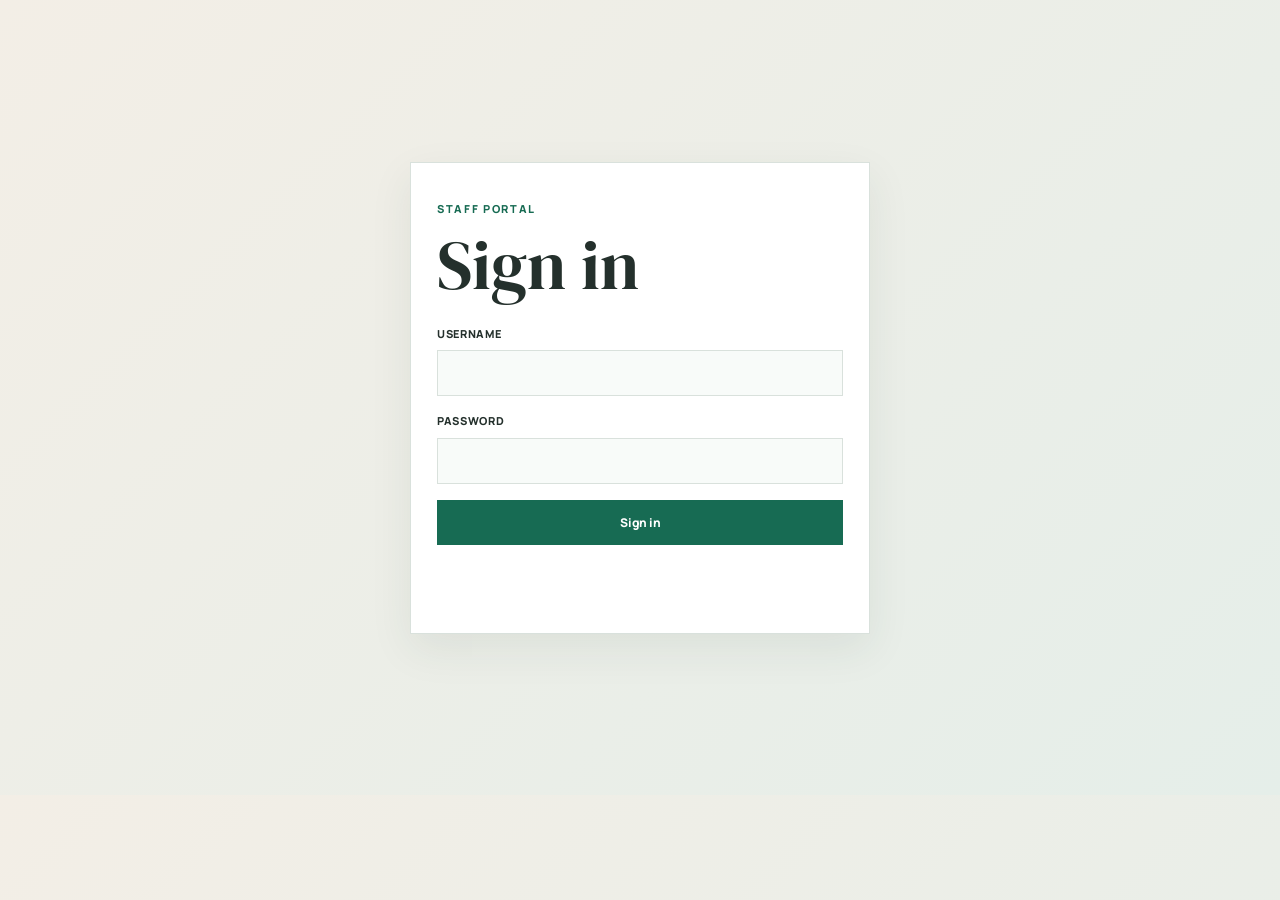
<file: academic-service/web/index.html>
<!doctype html>
<html lang="en">
<head>
  <meta charset="utf-8">
  <meta name="viewport" content="width=device-width, initial-scale=1">
  <title>Staff portal</title>
  <link rel="stylesheet" href="static/portal.css">
</head>
<body>
  <main class="app">
    <section class="panel" id="login" style="max-width:460px;margin:8vh auto">
      <p class="kicker">Staff portal</p>
      <h1>Sign in</h1>
      <form id="login-form">
        <label>Username<input name="username" required></label>
        <label>Password<input name="password" type="password" required></label>
        <button>Sign in</button>
        <p id="status" class="status"></p>
      </form>
    </section>
  </main>
  <script>
    const PORTAL_URLS = {
      teacher: 'teacher/dashboard.html',
      hod: 'hod/dashboard.html',
      academic_admin: 'admin/',
      super_admin: 'admin/',
      finance_admin: '/admin/',
      registrar: '/students.html'
    };
    document.querySelector('#login-form').addEventListener('submit', async event => {
      event.preventDefault();
      const status = document.querySelector('#status');
      status.textContent = 'Signing in...';
      try {
        const response = await fetch('/api/auth/login', {
          method: 'POST',
          headers: { 'Content-Type': 'application/json' },
          body: JSON.stringify(Object.fromEntries(new FormData(event.target)))
        });
        if (!response.ok) throw new Error(await response.text());
        const { token, role } = await response.json();
        localStorage.setItem('staff_token', token);
        sessionStorage.setItem('staff_token', token);
        localStorage.setItem('staff_role', role);
        sessionStorage.setItem('staff_role', role);
        const destination = PORTAL_URLS[role];
        if (!destination) throw new Error(`No workspace is configured for the "${role}" role.`);
        location.href = destination;
      } catch (error) {
        status.textContent = error.message;
      }
    });
  </script>
</body>
</html>
</file>
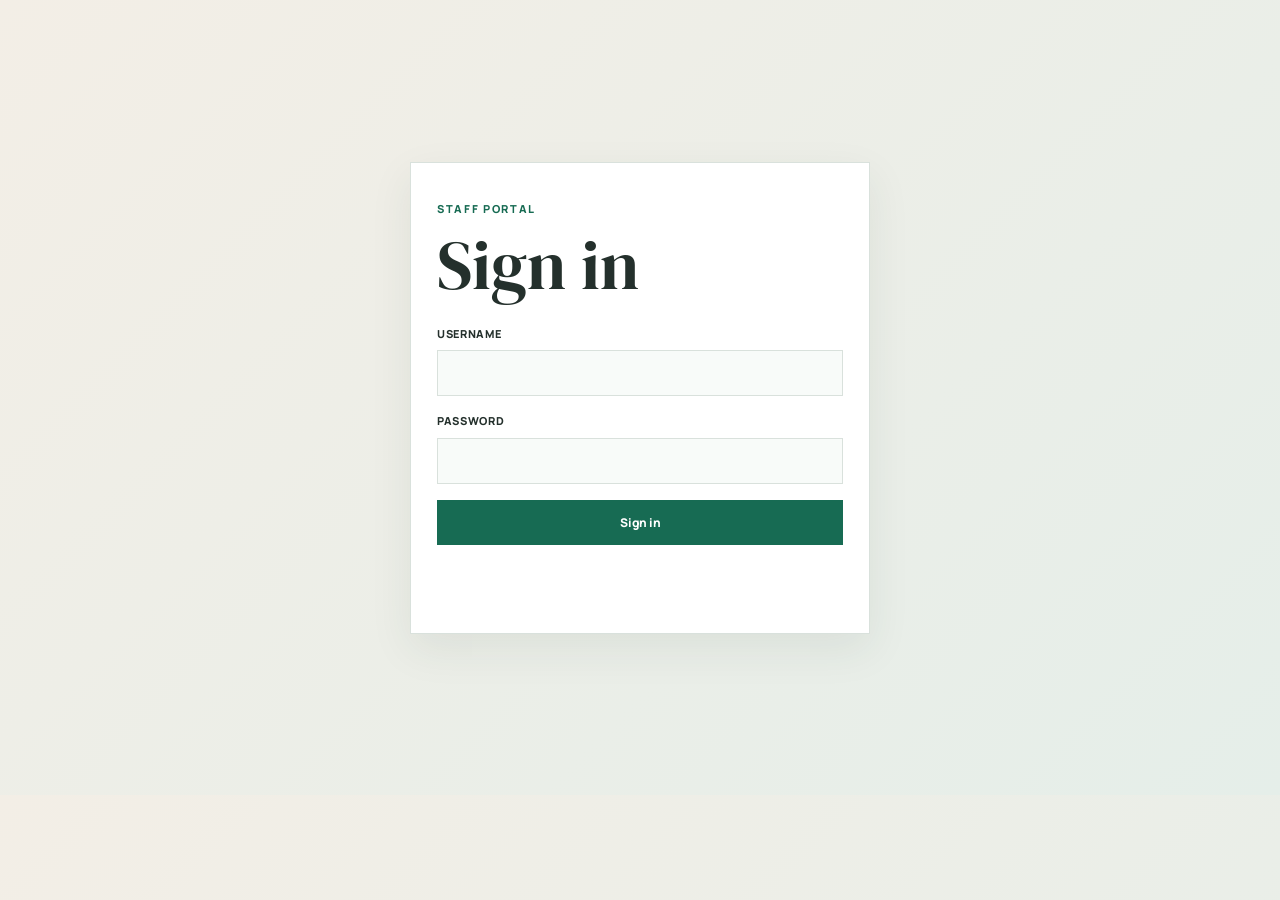
<file: academic-service/web/admin/index.html>
<!doctype html>
<html lang="en">
<head>
  <meta charset="utf-8">
  <meta name="viewport" content="width=device-width, initial-scale=1">
  <title>Academic administration</title>
  <link rel="stylesheet" href="../static/portal.css">
</head>
<body>
  <main class="app">
    <section id="workspace" hidden>
      <header class="top">
        <h1>Academic administration</h1>
        <button id="logout" class="quiet">Sign out</button>
      </header>
      <div class="grid">
        <article class="panel">
          <h2>Department</h2>
          <form data-path="departments"><input name="name" placeholder="Name" required><button>Create</button></form>
        </article>
        <article class="panel">
          <h2>Course level</h2>
          <form data-path="levels"><input name="name" placeholder="Name" required><input name="total_terms" type="number" min="1" placeholder="Terms" required><button>Create</button></form>
        </article>
        <article class="panel">
          <h2>Course</h2>
          <form data-path="courses"><input name="name" placeholder="Name" required><input name="level_id" type="number" placeholder="Level ID" required><input name="department_id" type="number" placeholder="Department ID"><button>Create</button></form>
        </article>
        <article class="panel">
          <h2>Academic year</h2>
          <form data-path="years"><input name="year_label" placeholder="2026/2027" required><input name="start_date" type="date" required><input name="end_date" type="date" required><button>Create</button></form>
        </article>
        <article class="panel">
          <h2>Term</h2>
          <form data-path="terms"><input name="academic_year_id" type="number" placeholder="Year ID" required><input name="term_number" type="number" min="1" max="3" placeholder="Term" required><input name="name" placeholder="Term name" required><input name="starts_on" type="date" required><input name="ends_on" type="date" required><button>Create</button></form>
        </article>
        <article class="panel">
          <h2>Staff user</h2>
          <form data-path="staff"><input name="name" placeholder="Name" required><input name="username" placeholder="Username" required><input name="password" type="password" minlength="8" placeholder="Temporary password" required><select name="role"><option>teacher</option><option>hod</option><option>registrar</option><option>academic_admin</option><option>finance_admin</option><option>super_admin</option></select><input name="department_id" type="number" placeholder="Department ID"><button>Create</button></form>
        </article>
        <article class="panel">
          <h2>Subject</h2>
          <form id="subject-form"><input name="name" placeholder="Subject name" required><input name="code" placeholder="Subject code"><input name="department_id" type="number" placeholder="Department ID"><button>Create subject</button></form>
        </article>
        <article class="panel">
          <h2>Class offering</h2>
          <form id="class-form" data-path="classes"><input id="class-course" name="course_id" required><input id="class-term" name="academic_term_id" required><input name="name" placeholder="Class name" required><input name="capacity" type="number" min="1" placeholder="Capacity"><button>Create class</button></form>
        </article>
        <article class="panel">
          <h2>Class subject</h2>
          <form id="class-subject-form"><select id="class-subject-class" name="class_offering_id" required></select><select id="class-subject-subject" name="subject_id" required></select><select id="class-subject-teacher" name="teacher_id"></select><button>Add subject</button></form>
        </article>
        <article class="panel">
          <h2>Enroll student for a term</h2>
          <input id="student-search" placeholder="Search student by name or admission no." style="margin-bottom:8px;">
          <div id="student-search-results" style="margin-bottom:10px;"></div>
          <form id="enroll-form">
            <input name="student_id" type="number" placeholder="Student ID" required>
            <select id="enroll-term" name="academic_term_id" required></select>
            <select id="enroll-class" name="class_offering_id"></select>
            <button>Enroll</button>
          </form>
        </article>
        <article class="panel wide">
          <h2>Staff accounts</h2>
          <div class="table-wrap"><table id="staff-table"><thead><tr><th>ID</th><th>Name</th><th>Email</th><th>Role</th><th>Department</th><th>Status</th><th>Actions</th></tr></thead><tbody></tbody></table></div>
        </article>
        <article class="panel wide">
          <h2>Class offerings</h2>
          <div class="table-wrap"><table id="classes-table"><thead><tr><th>ID</th><th>Name</th><th>Course ID</th><th>Term ID</th><th>Capacity</th><th>Subjects</th></tr></thead><tbody></tbody></table></div>
        </article>
        <article class="panel wide">
          <h2>Class subject assignments</h2>
          <div class="table-wrap"><table id="class-subjects-table"><thead><tr><th>ID</th><th>Subject ID</th><th>Teacher</th></tr></thead><tbody></tbody></table></div>
        </article>
      </div>
      <p id="message" class="status"></p>
    </section>
  </main>
  <script src="index.js"></script>
</body>
</html>
</file>
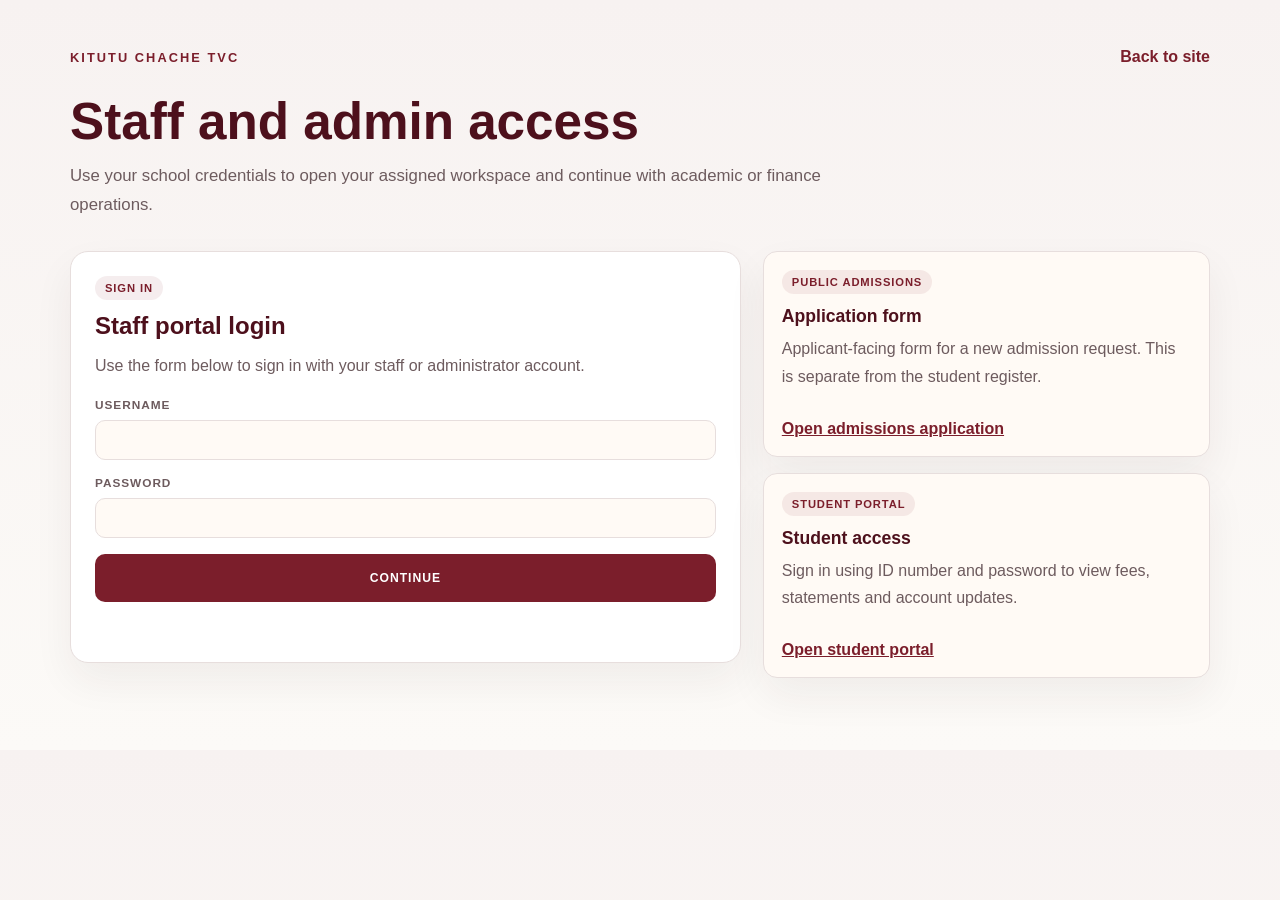
<file: web/staff-login.html>
<!doctype html>
<html lang="en">
  <head>
    <meta charset="utf-8" />
    <meta name="viewport" content="width=device-width,initial-scale=1" />
    <title>Staff and Admin Portal</title>
    <style>
      :root {
        --ink: #2b1a1c;
        --muted: #6d5b5e;
        --purple: #7b1e2b;
        --deep: #4d101c;
        --paper: #fcfaf7;
        --line: #e7dedd;
        --lime: #b8c987;
      }
      * { box-sizing: border-box; }
      body {
        margin: 0;
        font-family: Manrope, Arial, sans-serif;
        background: linear-gradient(180deg, #f7f2f1 0%, #fcfaf7 100%);
        color: var(--ink);
      }
      .wrap {
        max-width: 1180px;
        margin: 0 auto;
        padding: 48px 20px 72px;
      }
      .topbar {
        display: flex;
        justify-content: space-between;
        align-items: center;
        gap: 16px;
        margin-bottom: 28px;
      }
      .brand {
        font-weight: 800;
        font-size: 0.8rem;
        letter-spacing: 0.16em;
        text-transform: uppercase;
        color: var(--purple);
      }
      .home {
        color: var(--purple);
        text-decoration: none;
        font-weight: 700;
      }
      h1 {
        margin: 0 0 12px;
        font-size: clamp(2.3rem, 4vw, 3.4rem);
        line-height: 1.1;
        color: var(--deep);
      }
      .subtitle {
        max-width: 760px;
        color: var(--muted);
        font-size: 1.05rem;
        margin: 0 0 32px;
        line-height: 1.7;
      }
      .grid {
        display: grid;
        grid-template-columns: 1.2fr 0.8fr;
        gap: 22px;
        align-items: start;
      }
      .card {
        background: #fff;
        border: 1px solid var(--line);
        border-radius: 18px;
        box-shadow: 0 18px 40px rgba(43, 26, 28, 0.06);
        padding: 24px;
      }
      .eyebrow {
        display: inline-block;
        padding: 6px 10px;
        background: rgba(123, 30, 43, 0.08);
        border-radius: 999px;
        color: var(--purple);
        font-size: 0.7rem;
        font-weight: 800;
        letter-spacing: 0.08em;
        text-transform: uppercase;
        margin-bottom: 12px;
      }
      h2 {
        margin: 0 0 12px;
        font-size: 1.5rem;
        color: var(--deep);
      }
      p {
        margin: 0 0 18px;
        color: var(--muted);
        line-height: 1.7;
      }
      form {
        display: grid;
        gap: 16px;
      }
      label {
        display: grid;
        gap: 8px;
        font-size: 0.74rem;
        font-weight: 800;
        letter-spacing: 0.08em;
        text-transform: uppercase;
        color: var(--muted);
      }
      input {
        width: 100%;
        padding: 12px 14px;
        border: 1px solid var(--line);
        background: #fffaf5;
        border-radius: 10px;
        font: inherit;
        color: var(--ink);
      }
      .button {
        display: inline-flex;
        align-items: center;
        justify-content: center;
        min-height: 48px;
        background: var(--purple);
        color: #fff;
        border: none;
        border-radius: 10px;
        padding: 0 18px;
        font: 800 0.76rem Manrope, Arial, sans-serif;
        letter-spacing: 0.08em;
        text-transform: uppercase;
        cursor: pointer;
      }
      .button.secondary {
        background: transparent;
        color: var(--deep);
        border: 1px solid var(--line);
      }
      .status {
        min-height: 20px;
        margin: 0;
        color: var(--purple);
        font-size: 0.92rem;
      }
      .links {
        display: grid;
        gap: 16px;
      }
      .route-card {
        border: 1px solid var(--line);
        border-radius: 14px;
        background: #fffaf5;
        padding: 18px;
      }
      .route-card h3 {
        margin: 0 0 8px;
        font-size: 1.1rem;
        color: var(--deep);
      }
      .route-card a {
        display: inline-block;
        margin-top: 12px;
        color: var(--purple);
        font-weight: 800;
      }
      @media (max-width: 800px) {
        .grid { grid-template-columns: 1fr; }
      }
    </style>
  </head>
  <body>
    <main class="wrap">
      <div class="topbar">
        <div class="brand">Kitutu Chache TVC</div>
        <a class="home" href="/">Back to site</a>
      </div>

      <h1>Staff and admin access</h1>
      <p class="subtitle">Use your school credentials to open your assigned workspace and continue with academic or finance operations.</p>

      <div class="grid">
        <section class="card">
          <div class="eyebrow">Sign in</div>
          <h2>Staff portal login</h2>
          <p>Use the form below to sign in with your staff or administrator account.</p>
          <form id="staff-login-form">
            <label>Username<input name="username" autocomplete="username" required></label>
            <label>Password<input name="password" type="password" autocomplete="current-password" required></label>
            <button class="button" type="submit">Continue</button>
            <p id="login-status" class="status" role="status"></p>
          </form>
        </section>

        <aside class="links">
          <section class="card route-card">
            <div class="eyebrow">Public admissions</div>
            <h3>Application form</h3>
            <p>Applicant-facing form for a new admission request. This is separate from the student register.</p>
            <a href="/intake-form.html">Open admissions application</a>
          </section>

          <section class="card route-card">
            <div class="eyebrow">Student portal</div>
            <h3>Student access</h3>
            <p>Sign in using ID number and password to view fees, statements and account updates.</p>
            <a href="/portal/">Open student portal</a>
          </section>
        </aside>
      </div>
    </main>

    <script src="assets/staff-login.js"></script>
  </body>
</html>
</file>
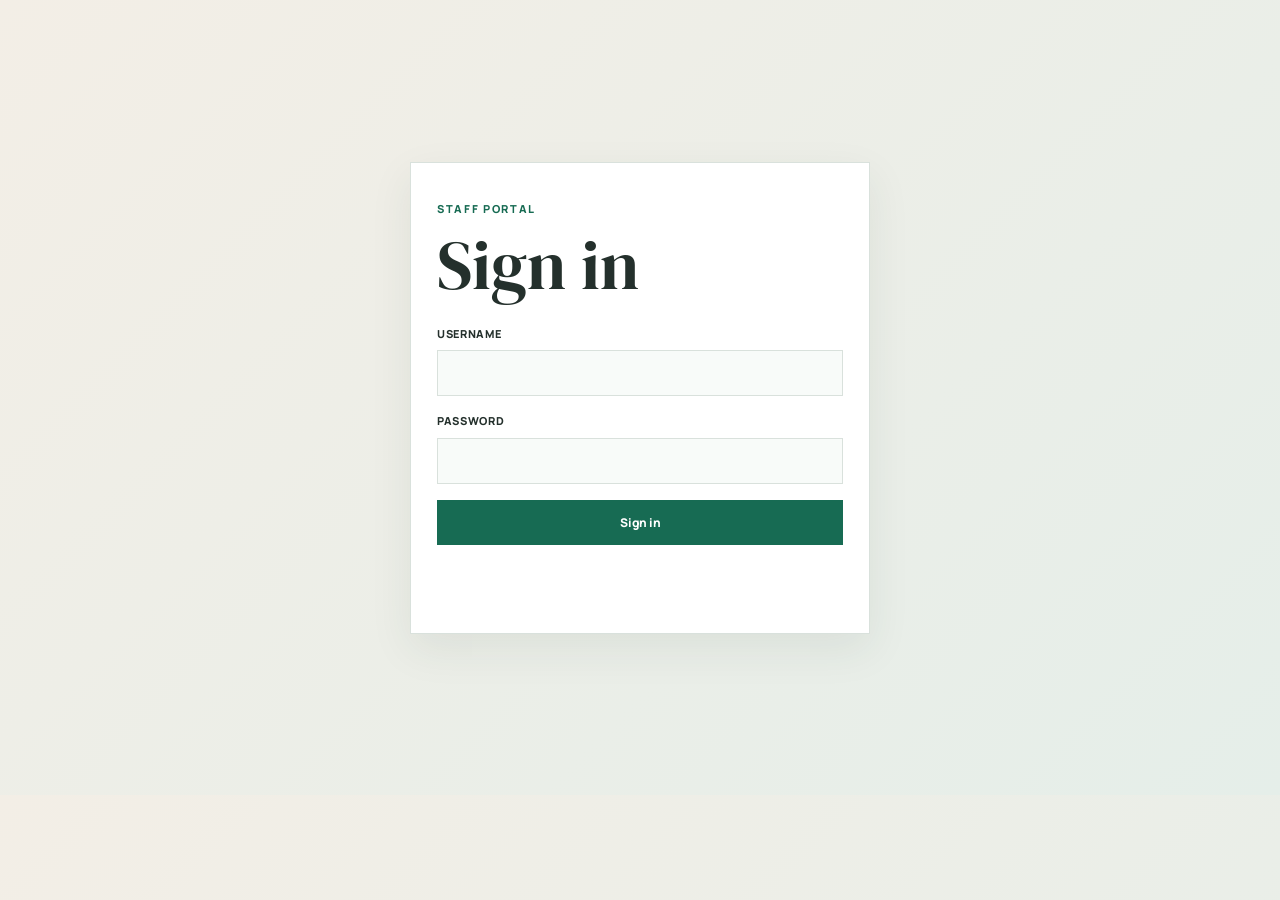
<file: academic-service/web/hod/dashboard.html>
<!doctype html>
<html lang="en">
<head>
  <meta charset="utf-8">
  <meta name="viewport" content="width=device-width, initial-scale=1">
  <title>HOD dashboard</title>
  <link rel="stylesheet" href="../static/portal.css">
</head>
<body>
  <script>
    if (!sessionStorage.getItem('staff_token')) {
      location.href = '../index.html';
    }
  </script>
  <main class="app">
    <section id="workspace" hidden>
      <header class="top">
        <div>
          <p class="kicker">Head of department</p>
          <h1>Review dashboard</h1>
        </div>
        <div style="display:flex;align-items:center;gap:8px;">
          <a class="quiet button" href="../index.html">Portal</a>
          <button id="logout" class="quiet">Sign out</button>
        </div>
      </header>
      <section class="panel">
        <h2>Submitted marks</h2>
        <div id="marks"></div>
      </section>
    </section>
  </main>
  <script src="../static/staff.js"></script>
  <script src="dashboard.js"></script>
</body>
</html>
</file>
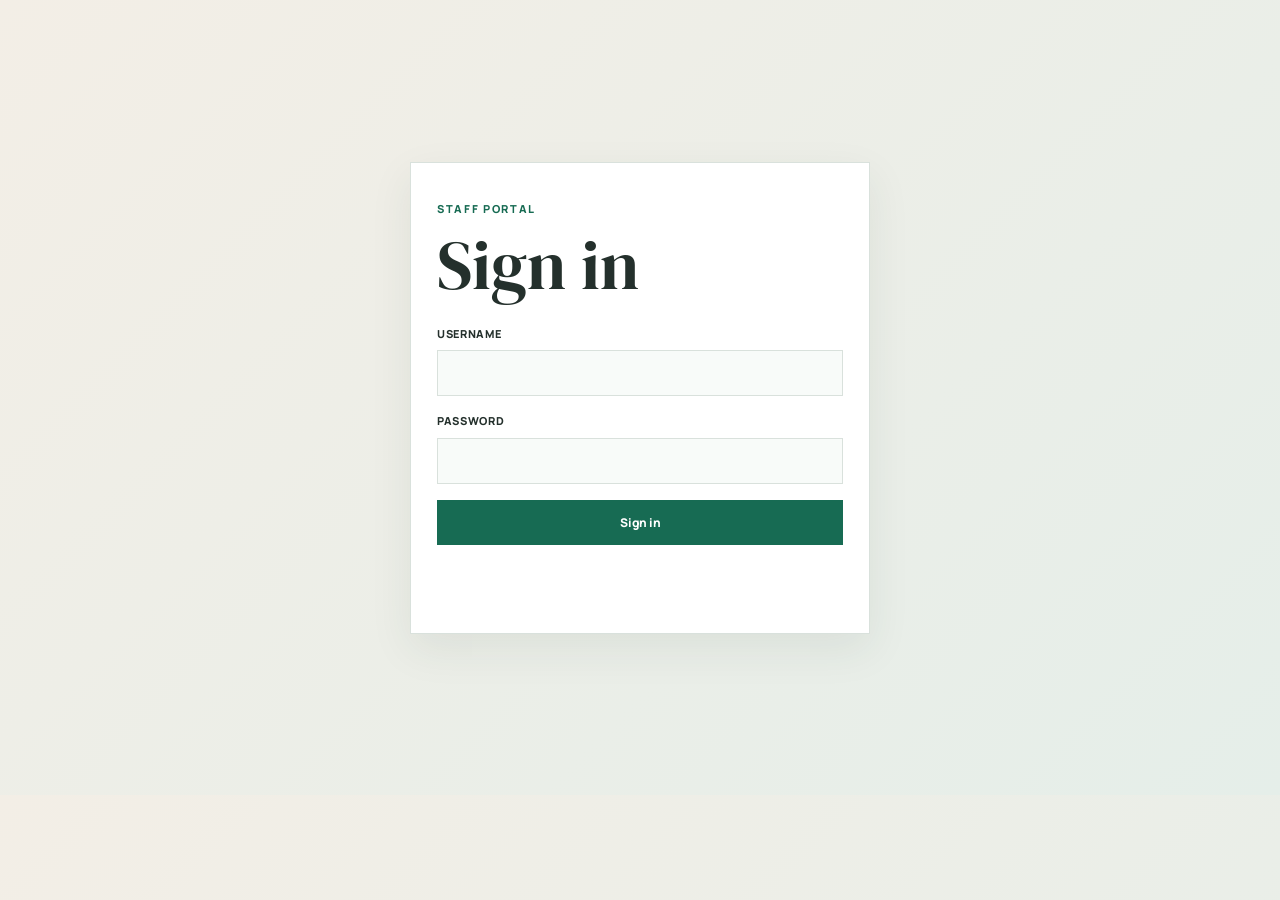
<file: academic-service/web/teacher/dashboard.html>
<!doctype html><html lang="en"><head><meta charset="utf-8"><meta name="viewport" content="width=device-width,initial-scale=1"><title>Teacher dashboard</title><link rel="stylesheet" href="../static/portal.css"></head><body>
  <script>
    if (!sessionStorage.getItem('staff_token')) {
      location.href = '../index.html';
    }
  </script>
  <main class="app"><section id="workspace" hidden><header class="top"><div><p class="kicker">Teacher workspace</p><h1>Academic dashboard</h1></div><button id="logout" class="quiet">Sign out</button></header><div class="grid"><article class="panel"><h2>Subjects</h2><div id="subjects"></div></article><article class="panel"><h2>My classes</h2><div id="classes"></div></article><article class="panel wide"><h2>Assessments</h2><div id="assessments"></div><a class="button" href="enter-marks.html">Enter marks</a></article><article class="panel wide"><h2>Draft and rejected marks</h2><div id="marks"></div></article></div></section></main><script src="../static/staff.js"></script></body></html>
</file>
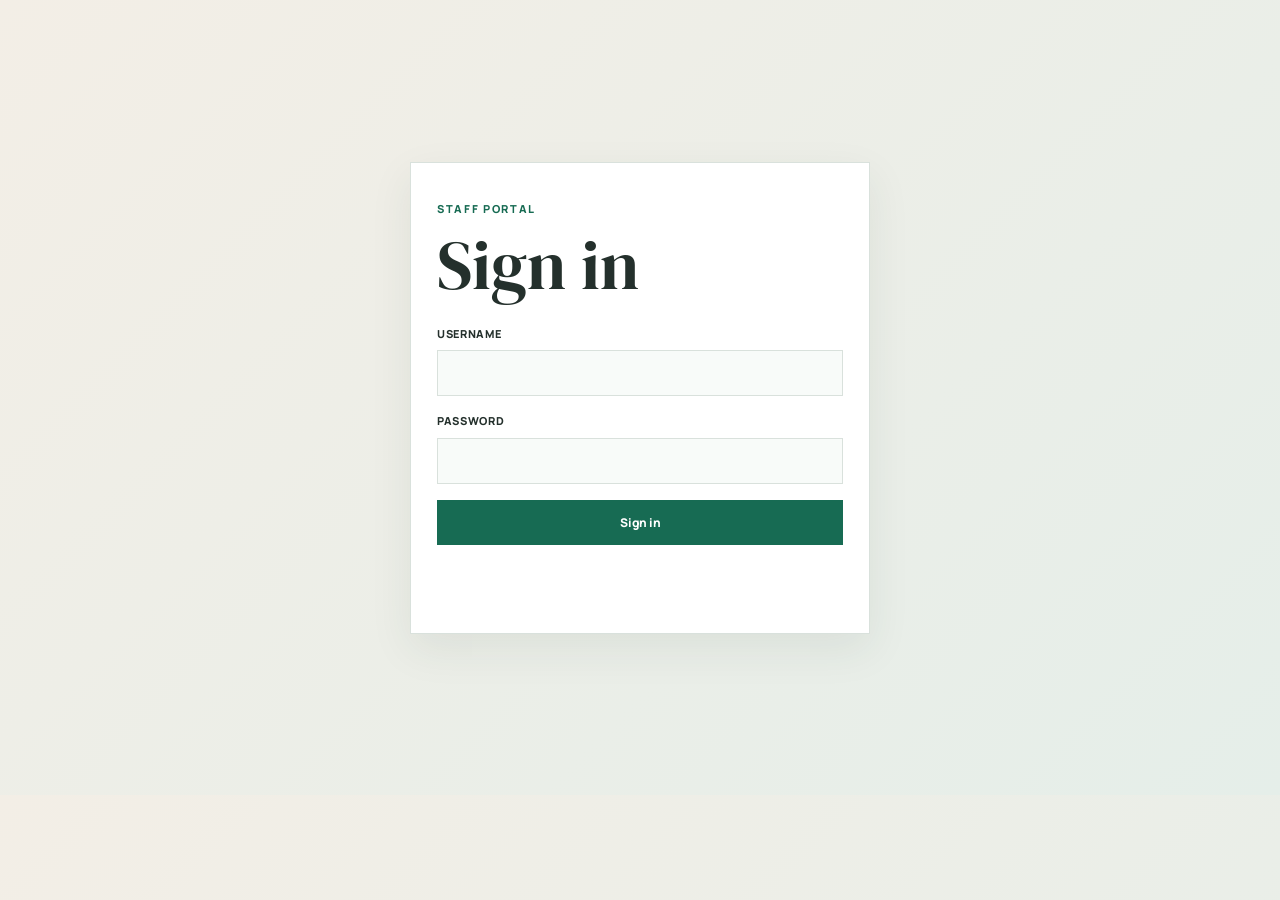
<file: academic-service/web/teacher/enter-marks.html>
<!doctype html>
<html lang="en">
<head>
  <meta charset="utf-8">
  <meta name="viewport" content="width=device-width, initial-scale=1">
  <title>Enter marks</title>
  <link rel="stylesheet" href="../static/portal.css">
</head>
<body>
  <script>
    if (!sessionStorage.getItem('staff_token')) {
      location.href = '../index.html';
    }
  </script>
  <main class="app">
    <header class="top">
      <div>
        <p class="kicker">Teacher workspace</p>
        <h1>Mark sheet</h1>
        <p>Select a class and assessment, then enter marks for the enrolled roster.</p>
      </div>
      <a class="quiet button" href="dashboard.html">Dashboard</a>
    </header>
    <section class="panel">
      <div class="grid">
        <label>Class offering<select id="class-select" required></select></label>
        <label>Assessment<select id="assessment-select" required></select></label>
      </div>
      <details class="panel" style="margin-top:18px">
        <summary><strong>Create an assessment for this class</strong></summary>
        <form id="assessment-form" style="margin-top:14px">
          <div class="grid">
            <label>Subject<select id="assessment-subject" required></select></label>
            <label>Type<select name="assessment_type"><option>CAT</option><option>EXAM</option><option>ASSIGNMENT</option><option>PRACTICAL</option></select></label>
            <label>Name<input name="name" placeholder="e.g. CAT 1" required></label>
            <label>Max score<input name="max_score" type="number" min="1" step="0.01" required></label>
          </div>
          <button>Create assessment</button>
        </form>
      </details>
      <div id="roster"></div>
      <p id="status" class="status"></p>
    </section>
  </main>
  <script src="../static/staff.js"></script>
  <script src="enter-marks.js"></script>
</body>
</html>
</file>
<file: academic-service/web/static/portal.css>
@import url('https://fonts.googleapis.com/css2?family=DM+Serif+Display&family=Manrope:wght@400;600;700;800&display=swap');

:root {
  --ink: #24302c;
  --muted: #54706a;
  --panel: #fff;
  --panel-alt: #f4faf7;
  --line: #d9e1dc;
  --green: #176b53;
  --green-dark: #0d463a;
  --danger: #8d3c2e;
  --bg: linear-gradient(135deg, #f3eee6, #e5eee9);
}

* { box-sizing: border-box; }
html { scroll-behavior: smooth; }
body {
  margin: 0;
  font-family: Manrope, sans-serif;
  background: var(--bg);
  color: var(--ink);
  line-height: 1.65;
}

a { color: inherit; text-decoration: none; }
img { max-width: 100%; display: block; }

.app { max-width: 1100px; margin: auto; padding: 7vw 5vw; }
.panel {
  background: var(--panel);
  border: 1px solid var(--line);
  padding: 26px;
  box-shadow: 0 15px 40px rgba(38, 63, 52, 0.08);
}
#login { max-width: 500px; margin: 7vh auto; }
.kicker {
  color: var(--green);
  font-size: 11px;
  font-weight: 800;
  letter-spacing: .15em;
  text-transform: uppercase;
}

h1 {
  font: 400 clamp(38px, 6vw, 68px)/1.05 'DM Serif Display', Georgia, serif;
  margin: 12px 0 24px;
}
h2 {
  font-size: 18px;
  margin: 0 0 18px;
}
.top {
  display: flex;
  justify-content: space-between;
  align-items: start;
  margin-bottom: 30px;
}
form { display: grid; gap: 16px; }
label {
  display: grid;
  gap: 7px;
  font-size: 11px;
  font-weight: 800;
  text-transform: uppercase;
  letter-spacing: .06em;
}
input, select {
  padding: 13px;
  border: 1px solid var(--line);
  font: inherit;
  background: #f8fbf9;
  color: var(--ink);
}
button, .button {
  border: 0;
  padding: 14px 18px;
  background: var(--green);
  color: #fff;
  font: 800 12px Manrope;
  cursor: pointer;
  text-decoration: none;
  display: inline-block;
}
button.danger, .danger { background: var(--danger); }
.quiet {
  background: transparent;
  color: var(--green);
  border: 1px solid var(--green);
}
.status { min-height: 20px; color: var(--green); font-size: 13px; }
.grid { display: grid; grid-template-columns: repeat(2, 1fr); gap: 18px; }
.wide { grid-column: 1 / -1; }
li, .row {
  padding: 10px 0;
  border-bottom: 1px solid var(--line);
  font-size: 13px;
}
ul { padding-left: 18px; }
.row {
  display: flex;
  justify-content: space-between;
  align-items: center;
  gap: 14px;
}
.table-wrap { overflow: auto; }
table {
  border-collapse: collapse;
  width: 100%;
  font-size: 12px;
}
th, td {
  text-align: left;
  padding: 11px;
  border-bottom: 1px solid var(--line);
  white-space: nowrap;
}
th {
  color: var(--green);
  font-size: 10px;
  text-transform: uppercase;
}
@media (max-width: 700px) {
  .grid { grid-template-columns: 1fr; }
  .wide { grid-column: auto; }
  .top { display: block; }
  .quiet { margin-bottom: 20px; }
}
</file>
